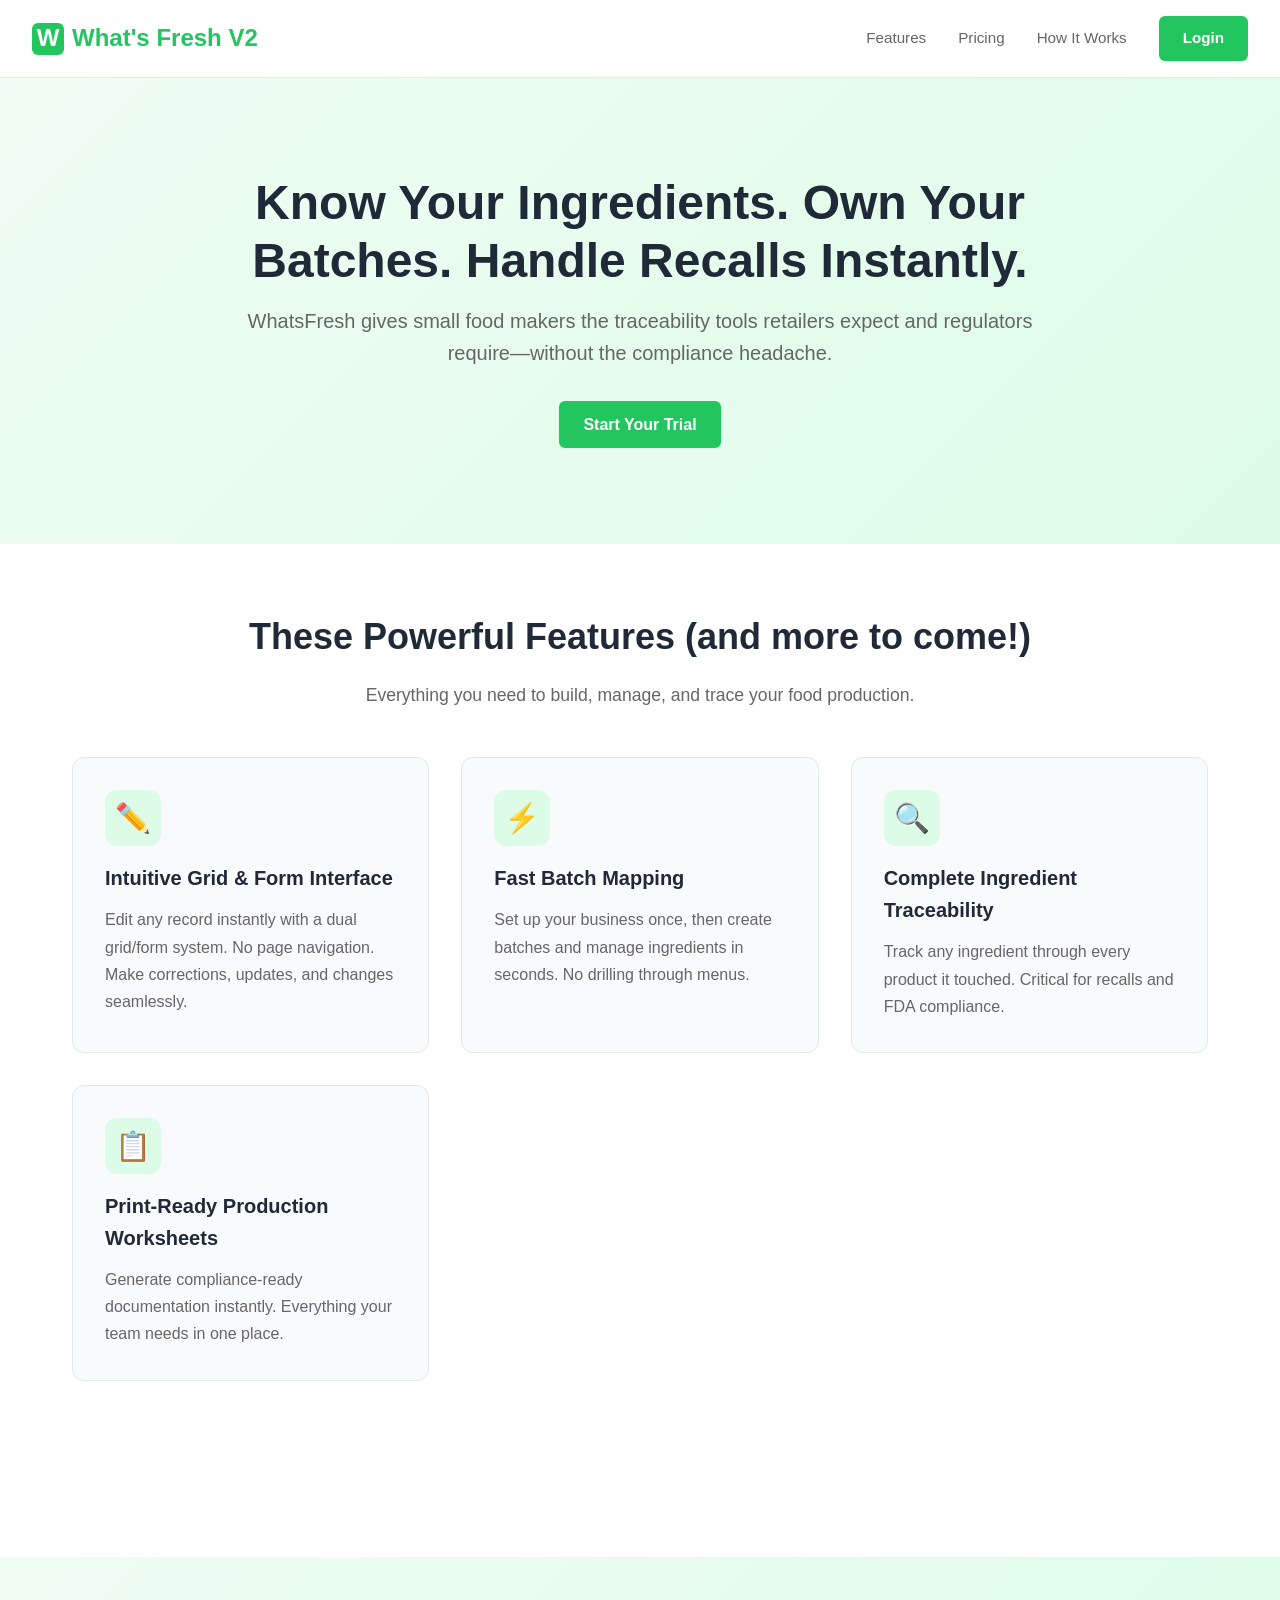
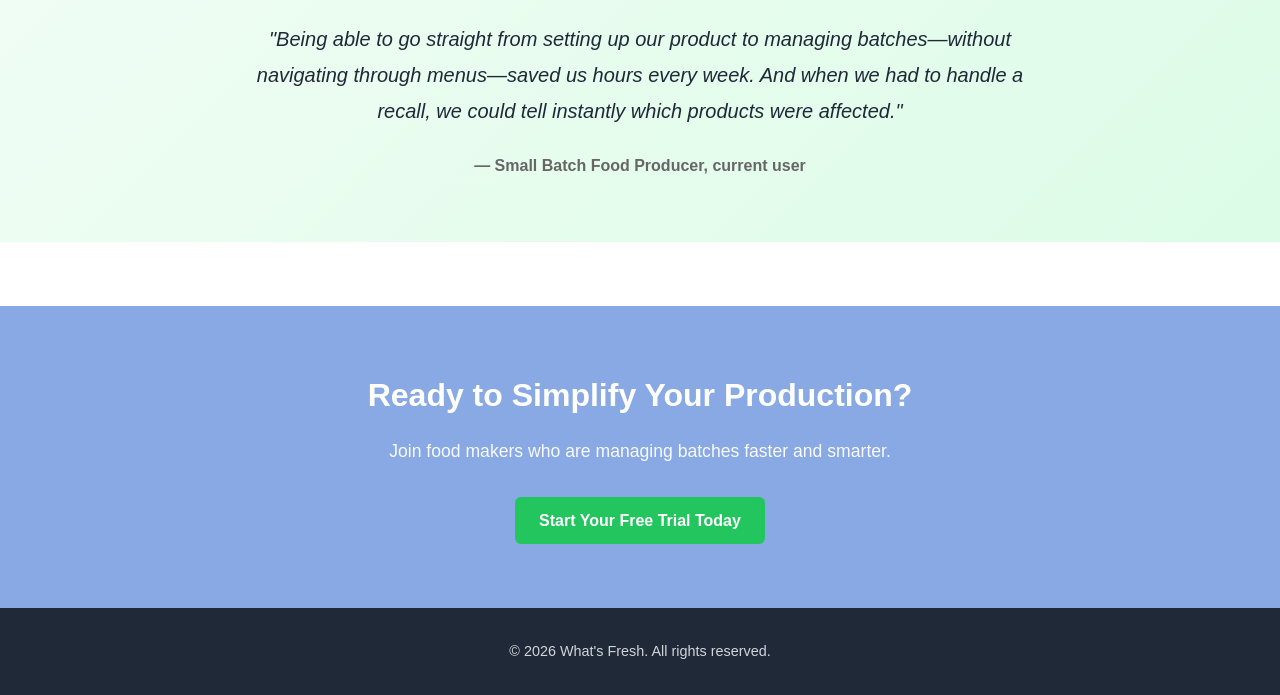
<file: pages/index.html>
<!DOCTYPE html>
<html lang="en">
<head>
    <meta charset="UTF-8">
    <meta name="viewport" content="width=device-width, initial-scale=1.0">
    <title>What's Fresh V2 - Food Traceability Made Simple</title>
    <link rel="stylesheet" href="../public/css/style.css">
</head>
<body>
    <!-- Header -->
    <header>
        <div class="logo">
            <div class="logo-icon">W</div>
            What's Fresh V2
        </div>
        <nav>
            <a href="#features">Features</a>
            <a href="#pricing">Pricing</a>
            <a href="#how-it-works">How It Works</a>
            <a href="http://localhost:3001/login" class="cta-button">Login</a>
        </nav>
    </header>

    <!-- Hero Section -->
    <section class="hero">
        <div class="hero-content">
            <h1>Know Your Ingredients. Own Your Batches. Handle Recalls Instantly.</h1>
            <p class="hero-subtitle">
                WhatsFresh gives small food makers the traceability tools retailers expect and regulators require—without the compliance headache.
            </p>
            <div class="hero-buttons">
                <a href="http://localhost:3001/register" class="cta-button">Start Your Trial</a>
            </div>
        </div>
    </section>

    <!-- Quick Features Overview -->
    <section class="features">
        <div class="features-header">
            <h2>These Powerful Features (and more to come!)</h2>
            <p>Everything you need to build, manage, and trace your food production.</p>
        </div>

        <div class="features-grid" id="features-grid">
            <!-- Dynamically populated by loadFeatures() -->
        </div>
    </section>

    <!-- Testimonial -->
    <section class="testimonial-section">
        <div class="testimonial">
            <p class="testimonial-quote">
                "Being able to go straight from setting up our product to managing batches—without navigating through menus—saved us hours every week. And when we had to handle a recall, we could tell instantly which products were affected."
            </p>
            <p class="testimonial-author">— Small Batch Food Producer, current user</p>
        </div>
    </section>

    <!-- CTA Section -->
    <section class="cta-section">
        <h2>Ready to Simplify Your Production?</h2>
        <p>Join food makers who are managing batches faster and smarter.</p>
        <div class="hero-buttons">
            <a href="http://localhost:3001/register" class="cta-button">Start Your Free Trial Today</a>
        </div>
    </section>

    <!-- Footer -->
    <footer>
        <p>&copy; 2026 What's Fresh. All rights reserved.</p>
    </footer>

    <script src="../public/js/features.js"></script>
</body>
</html>
</file>
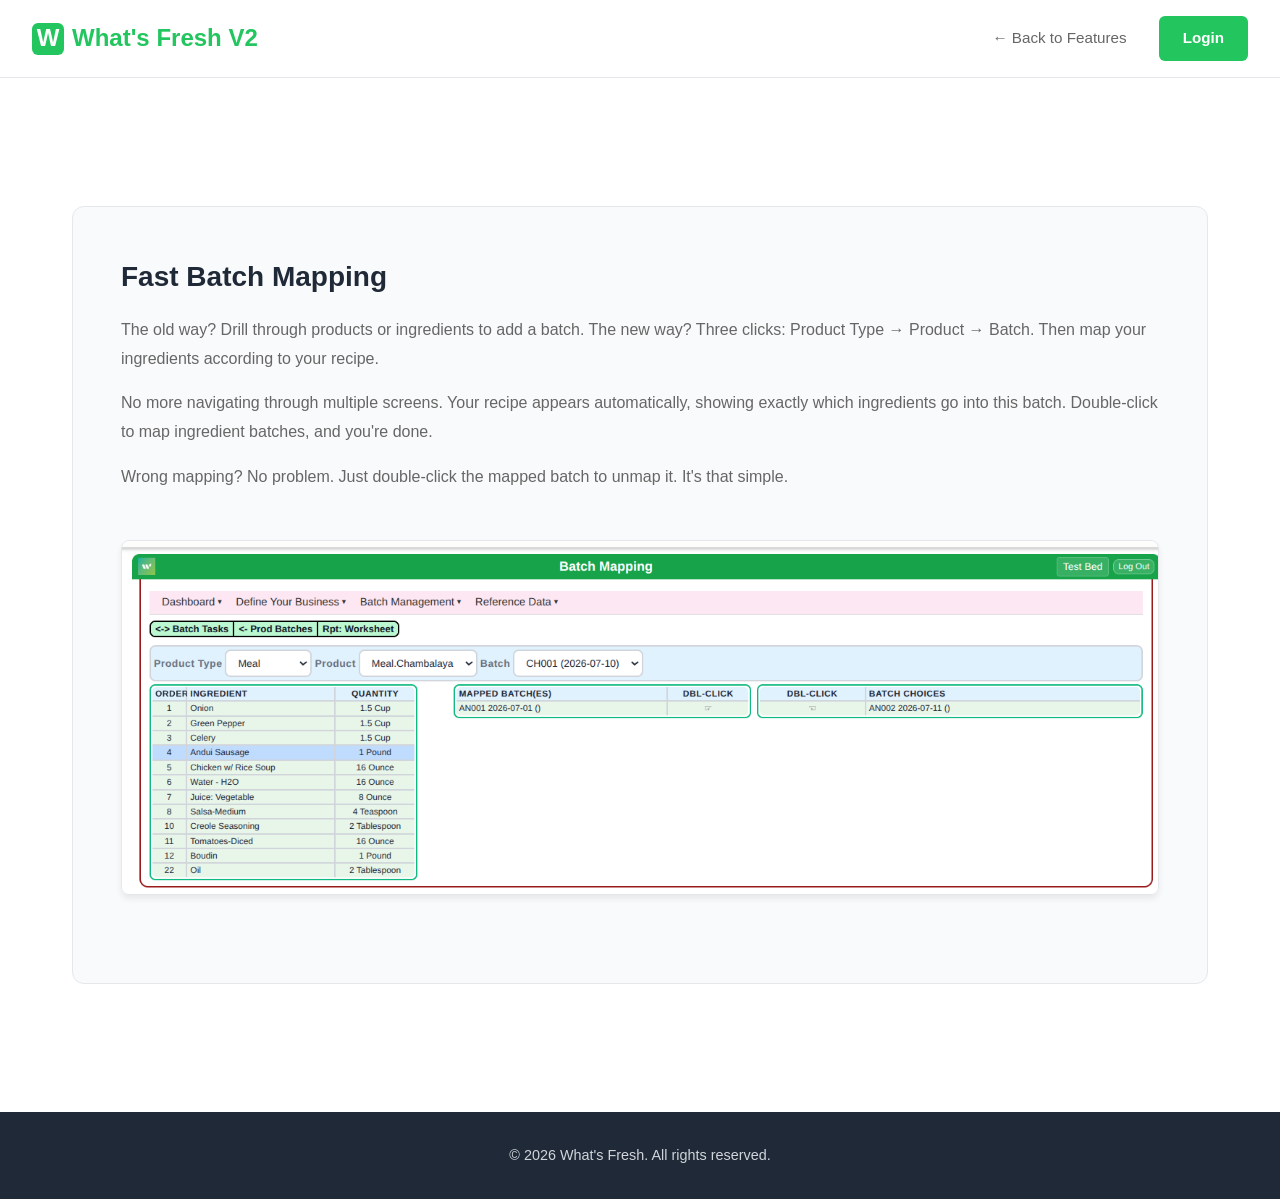
<file: pages/features/batch-mapping/index.html>
<!DOCTYPE html>
<html lang="en">
<head>
    <meta charset="UTF-8">
    <meta name="viewport" content="width=device-width, initial-scale=1.0">
    <title>Fast Batch Mapping - What's Fresh V2</title>
    <link rel="stylesheet" href="../../../public/css/style.css">
</head>
<body data-feature="batch-mapping">
    <!-- Header -->
    <header>
        <div class="logo">
            <div class="logo-icon">W</div>
            What's Fresh V2
        </div>
        <nav>
            <a href="../../index.html">← Back to Features</a>
            <a href="http://localhost:3001/login" class="cta-button">Login</a>
        </nav>
    </header>

    <!-- Feature Detail -->
    <section style="max-width: 1200px; margin: 0 auto; padding: 4rem 2rem;">
        <div id="feature-detail">
            <!-- Dynamically populated by loadFeatureDetail() -->
        </div>
    </section>

    <!-- Footer -->
    <footer>
        <p>&copy; 2026 What's Fresh. All rights reserved.</p>
    </footer>

    <script src="../../../public/js/features.js"></script>
</body>
</html>
</file>
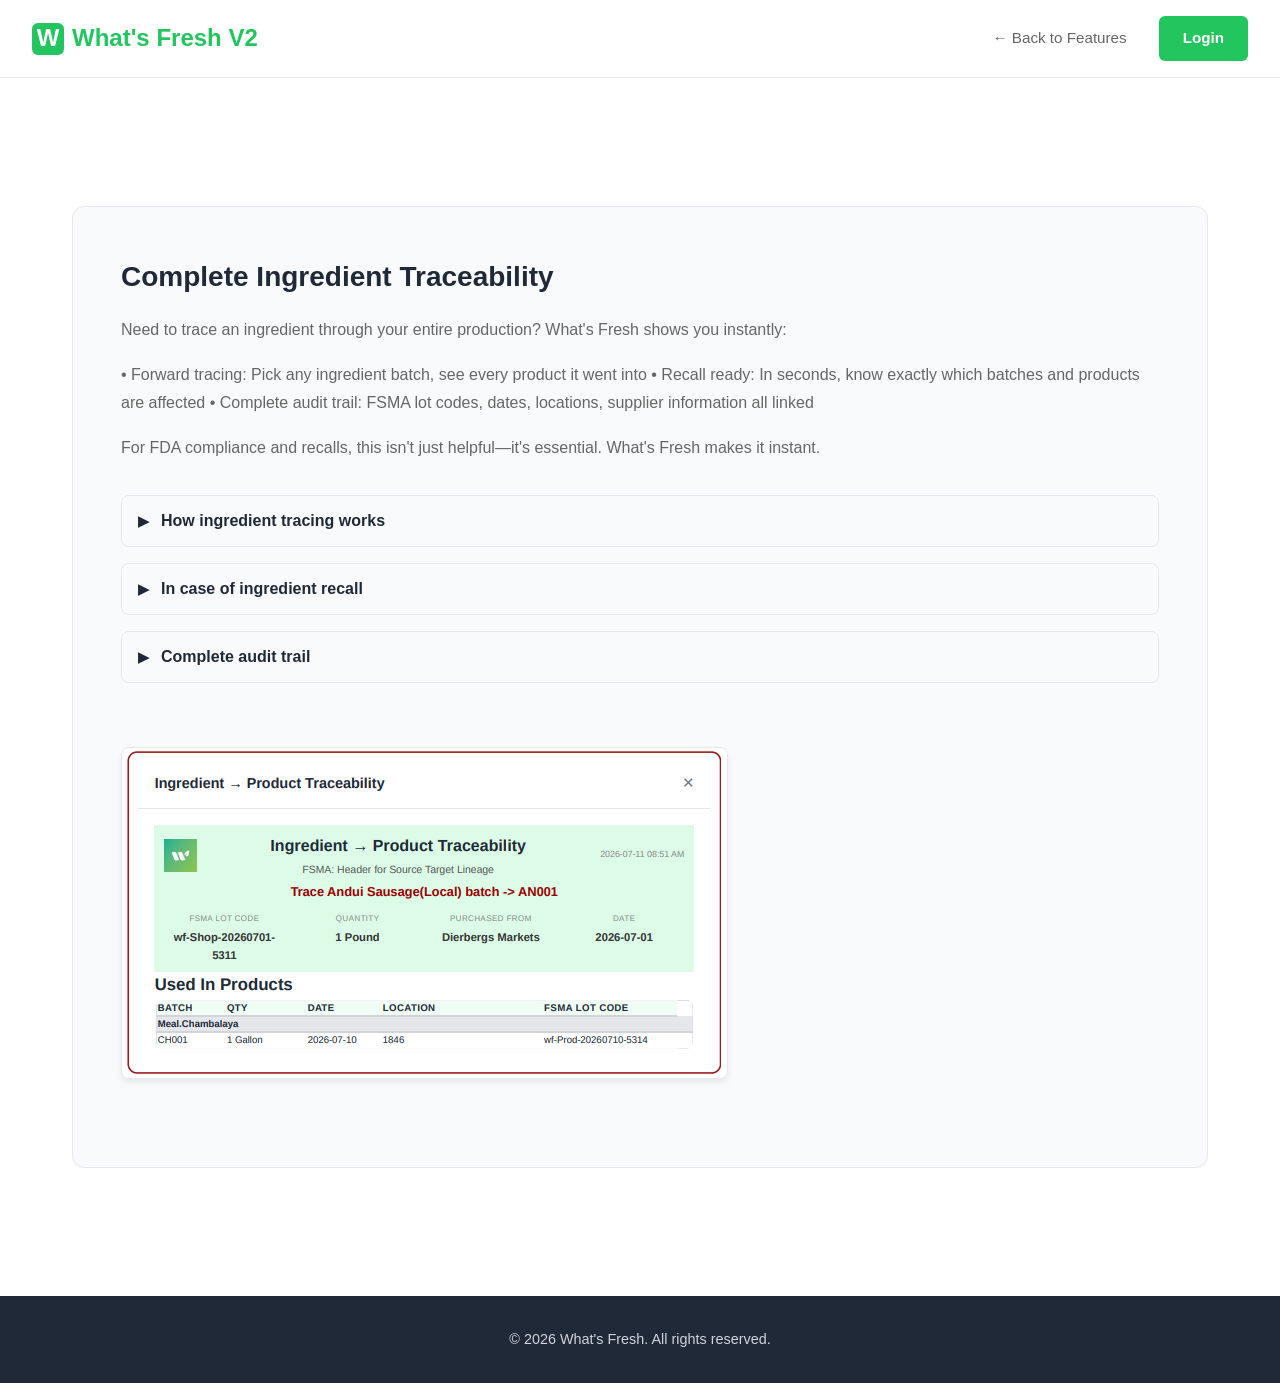
<file: pages/features/ingredient-traceability/index.html>
<!DOCTYPE html>
<html lang="en">
<head>
    <meta charset="UTF-8">
    <meta name="viewport" content="width=device-width, initial-scale=1.0">
    <title>Complete Ingredient Traceability - What's Fresh V2</title>
    <link rel="stylesheet" href="../../../public/css/style.css">
</head>
<body data-feature="ingredient-traceability">
    <!-- Header -->
    <header>
        <div class="logo">
            <div class="logo-icon">W</div>
            What's Fresh V2
        </div>
        <nav>
            <a href="../../index.html">← Back to Features</a>
            <a href="http://localhost:3001/login" class="cta-button">Login</a>
        </nav>
    </header>

    <!-- Feature Detail -->
    <section style="max-width: 1200px; margin: 0 auto; padding: 4rem 2rem;">
        <div id="feature-detail">
            <!-- Dynamically populated by loadFeatureDetail() -->
        </div>
    </section>

    <!-- Footer -->
    <footer>
        <p>&copy; 2026 What's Fresh. All rights reserved.</p>
    </footer>

    <script src="../../../public/js/features.js"></script>
</body>
</html>
</file>
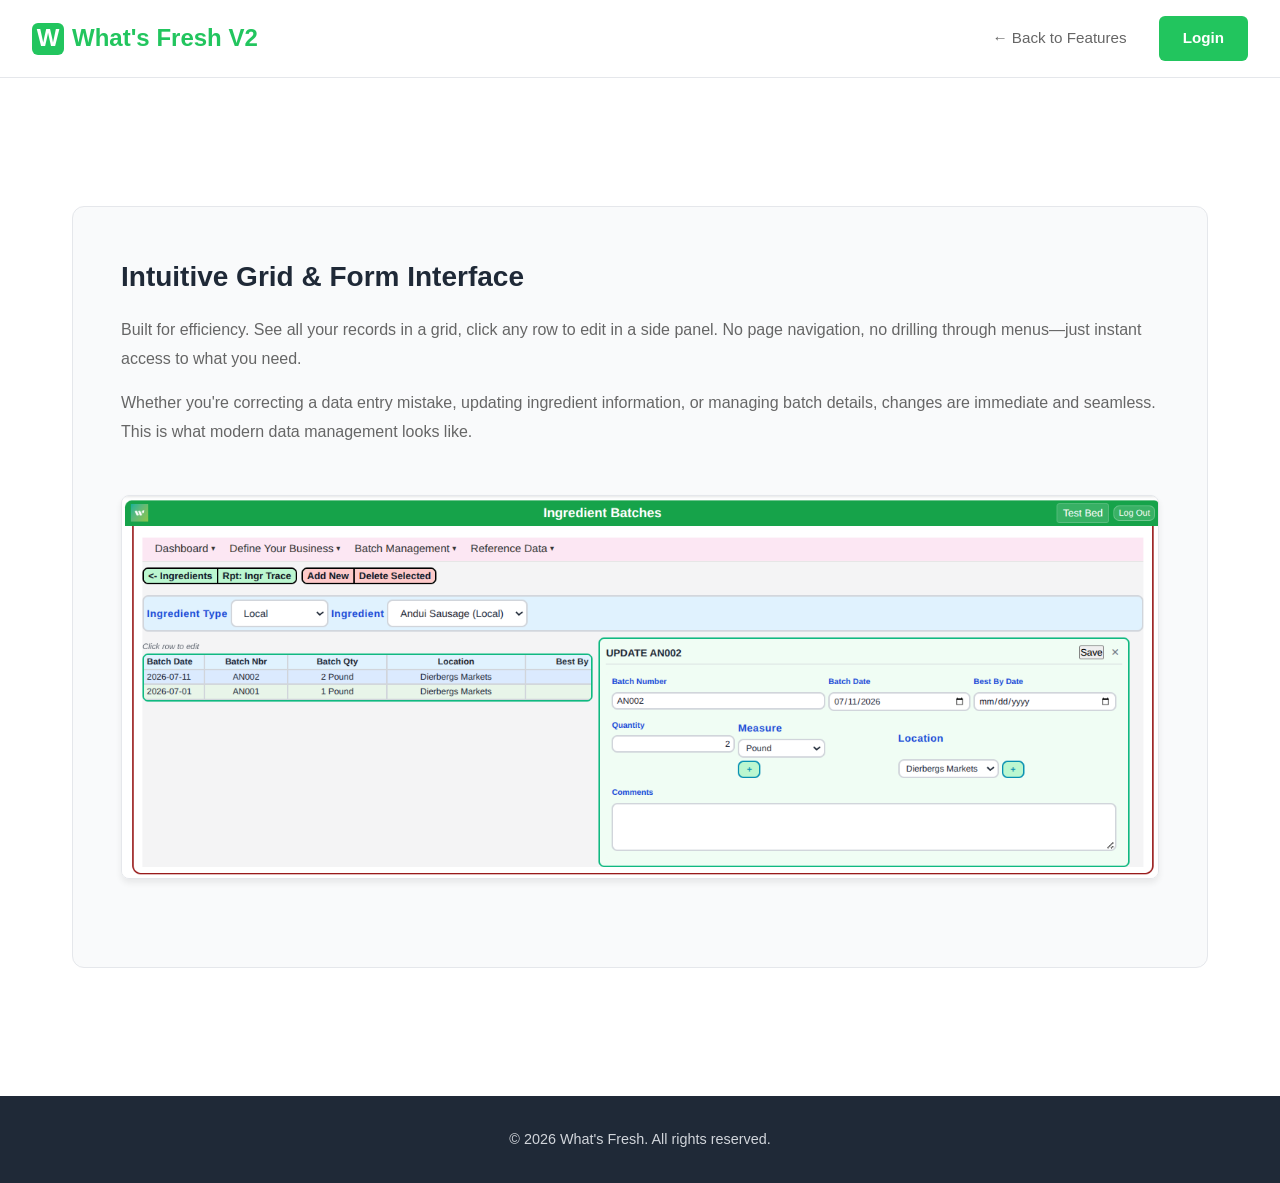
<file: pages/features/intuitive-interface/index.html>
<!DOCTYPE html>
<html lang="en">
<head>
    <meta charset="UTF-8">
    <meta name="viewport" content="width=device-width, initial-scale=1.0">
    <title>Intuitive Grid & Form Interface - What's Fresh V2</title>
    <link rel="stylesheet" href="../../../public/css/style.css">
</head>
<body data-feature="intuitive-interface">
    <!-- Header -->
    <header>
        <div class="logo">
            <div class="logo-icon">W</div>
            What's Fresh V2
        </div>
        <nav>
            <a href="../../index.html">← Back to Features</a>
            <a href="http://localhost:3001/login" class="cta-button">Login</a>
        </nav>
    </header>

    <!-- Feature Detail -->
    <section style="max-width: 1200px; margin: 0 auto; padding: 4rem 2rem;">
        <div id="feature-detail">
            <!-- Dynamically populated by loadFeatureDetail() -->
        </div>
    </section>

    <!-- Footer -->
    <footer>
        <p>&copy; 2026 What's Fresh. All rights reserved.</p>
    </footer>

    <script src="../../../public/js/features.js"></script>
</body>
</html>
</file>
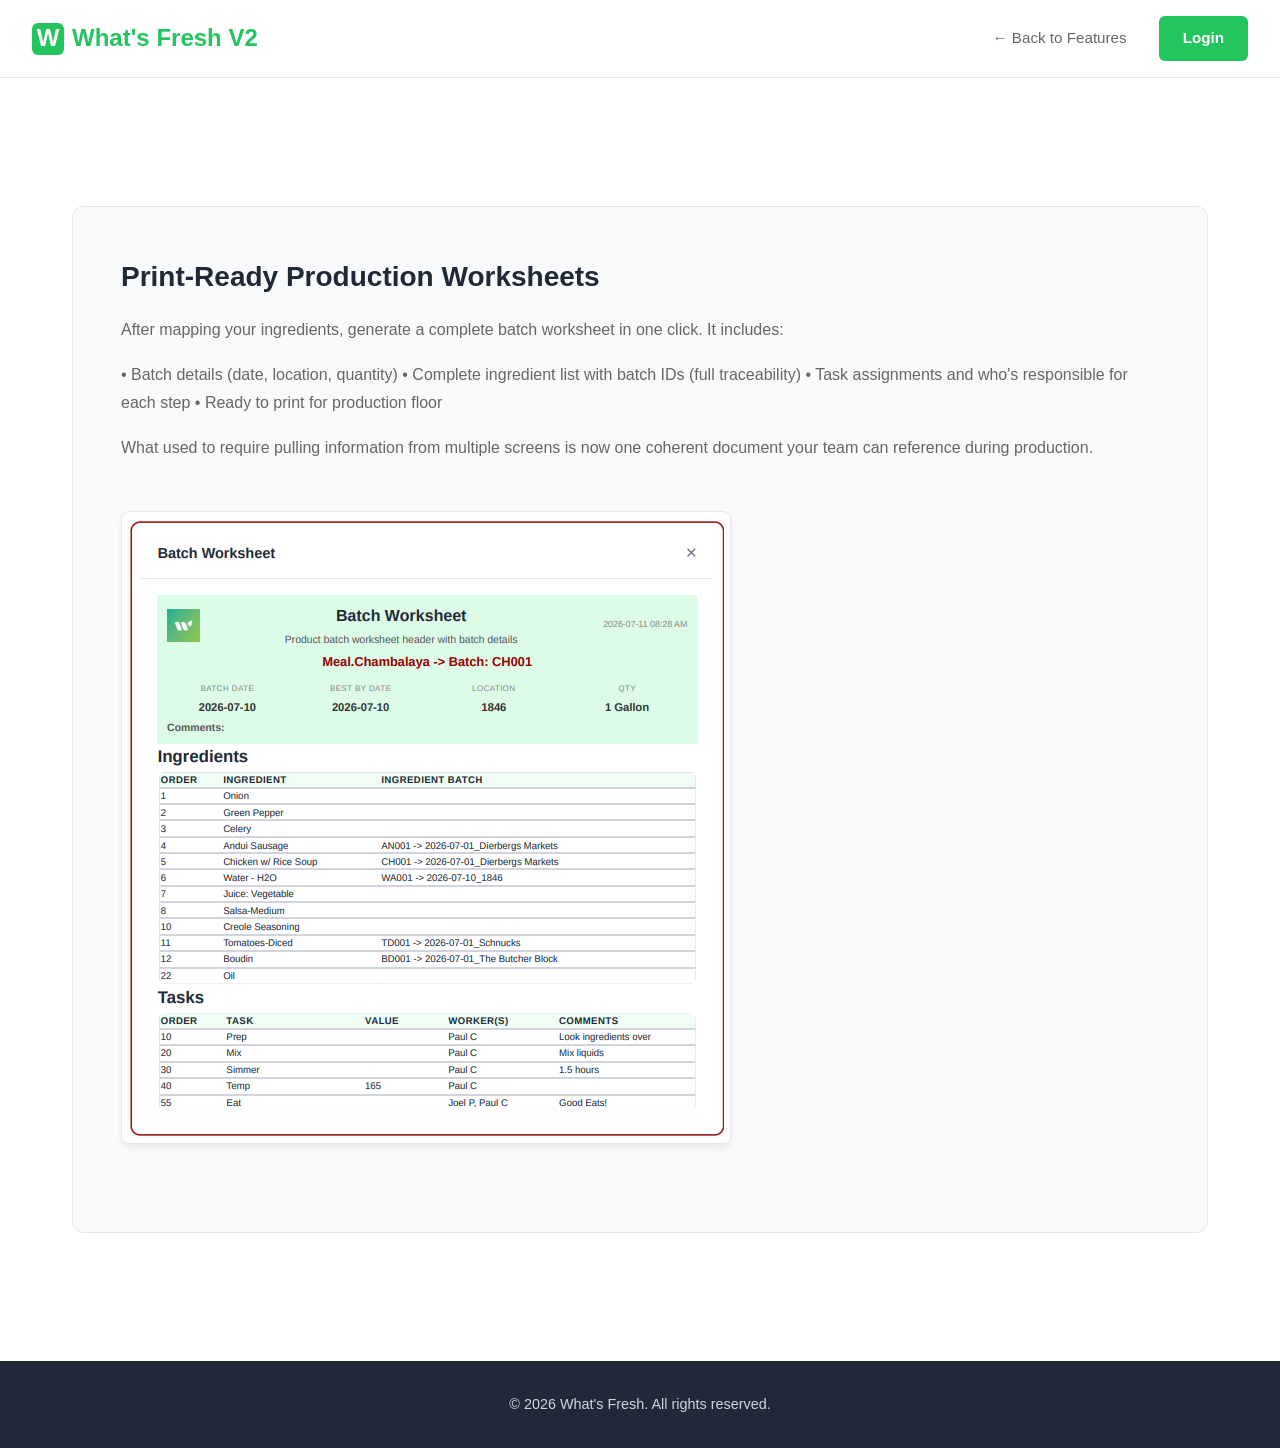
<file: pages/features/production-worksheets/index.html>
<!DOCTYPE html>
<html lang="en">
<head>
    <meta charset="UTF-8">
    <meta name="viewport" content="width=device-width, initial-scale=1.0">
    <title>Print-Ready Production Worksheets - What's Fresh V2</title>
    <link rel="stylesheet" href="../../../public/css/style.css">
</head>
<body data-feature="production-worksheets">
    <!-- Header -->
    <header>
        <div class="logo">
            <div class="logo-icon">W</div>
            What's Fresh V2
        </div>
        <nav>
            <a href="../../index.html">← Back to Features</a>
            <a href="http://localhost:3001/login" class="cta-button">Login</a>
        </nav>
    </header>

    <!-- Feature Detail -->
    <section style="max-width: 1200px; margin: 0 auto; padding: 4rem 2rem;">
        <div id="feature-detail">
            <!-- Dynamically populated by loadFeatureDetail() -->
        </div>
    </section>

    <!-- Footer -->
    <footer>
        <p>&copy; 2026 What's Fresh. All rights reserved.</p>
    </footer>

    <script src="../../../public/js/features.js"></script>
</body>
</html>
</file>
<file: public/css/style.css>
* {
    margin: 0;
    padding: 0;
    box-sizing: border-box;
}

body {
    font-family: -apple-system, BlinkMacSystemFont, 'Segoe UI', Roboto, Oxygen, Ubuntu, Cantarell, sans-serif;
    line-height: 1.6;
    color: #333;
    background-color: #fff;
}

/* Header */
header {
    background: #fff;
    border-bottom: 1px solid #e5e7eb;
    padding: 1rem 2rem;
    display: flex;
    justify-content: space-between;
    align-items: center;
    position: sticky;
    top: 0;
    z-index: 100;
}

.logo {
    font-size: 1.5rem;
    font-weight: 700;
    color: #22c55e;
    display: flex;
    align-items: center;
    gap: 0.5rem;
}

.logo-icon {
    width: 32px;
    height: 32px;
    background: #22c55e;
    border-radius: 6px;
    display: flex;
    align-items: center;
    justify-content: center;
    color: white;
    font-weight: 800;
}

nav {
    display: flex;
    gap: 2rem;
    align-items: center;
}

nav a {
    text-decoration: none;
    color: #666;
    font-size: 0.95rem;
    transition: color 0.2s;
}

nav a:hover {
    color: #22c55e;
}

.cta-button {
    background: #22c55e;
    color: white;
    padding: 0.65rem 1.5rem;
    border-radius: 6px;
    text-decoration: none;
    font-weight: 600;
    transition: background 0.2s;
    border: none;
    cursor: pointer;
}

.cta-button:hover {
    background: #16a34a;
}

/* Hero Section */
.hero {
    background: linear-gradient(135deg, #f0fdf4 0%, #dcfce7 100%);
    padding: 6rem 2rem;
    text-align: center;
}

.hero-content {
    max-width: 800px;
    margin: 0 auto;
}

.hero h1 {
    font-size: 3rem;
    line-height: 1.2;
    margin-bottom: 1rem;
    color: #1f2937;
}

.hero-subtitle {
    font-size: 1.25rem;
    color: #666;
    margin-bottom: 2rem;
    line-height: 1.6;
}

.hero-buttons {
    display: flex;
    gap: 1rem;
    justify-content: center;
    flex-wrap: wrap;
}

.button-primary {
    background: #22c55e;
    color: white;
    padding: 1rem 2rem;
    border-radius: 8px;
    text-decoration: none;
    font-weight: 600;
    font-size: 1rem;
    transition: background 0.2s;
    border: none;
    cursor: pointer;
}

.button-primary:hover {
    background: #16a34a;
}

.button-secondary {
    background: white;
    color: #22c55e;
    padding: 1rem 2rem;
    border-radius: 8px;
    text-decoration: none;
    font-weight: 600;
    font-size: 1rem;
    border: 2px solid #22c55e;
    transition: all 0.2s;
    cursor: pointer;
}

.button-secondary:hover {
    background: #f0fdf4;
}

/* Features Section */
.features {
    padding: 4rem 2rem;
    max-width: 1200px;
    margin: 0 auto;
}

.features-header {
    text-align: center;
    margin-bottom: 3rem;
}

.features-header h2 {
    font-size: 2.25rem;
    margin-bottom: 1rem;
    color: #1f2937;
}

.features-header p {
    font-size: 1.1rem;
    color: #666;
    max-width: 600px;
    margin: 0 auto;
}

.features-grid {
    display: grid;
    grid-template-columns: repeat(auto-fit, minmax(320px, 1fr));
    gap: 2rem;
    margin-bottom: 3rem;
}

.feature-card {
    background: #f9fafb;
    border-radius: 12px;
    padding: 2rem;
    transition: transform 0.2s, box-shadow 0.2s;
    border: 1px solid #e5e7eb;
    cursor: pointer;
}

.feature-card:hover {
    transform: translateY(-4px);
    box-shadow: 0 10px 25px rgba(0,0,0,0.08);
}

.feature-icon {
    width: 56px;
    height: 56px;
    background: #dcfce7;
    border-radius: 12px;
    display: flex;
    align-items: center;
    justify-content: center;
    font-size: 1.8rem;
    margin-bottom: 1rem;
}

.feature-card h3 {
    font-size: 1.25rem;
    margin-bottom: 0.75rem;
    color: #1f2937;
}

.feature-card p {
    color: #666;
    line-height: 1.7;
}

/* Feature Detail Sections */
.feature-detail {
    margin: 4rem 0;
    padding: 3rem;
    background: #f9fafb;
    border-radius: 12px;
    border: 1px solid #e5e7eb;
}

.feature-detail:nth-child(even) {
    background: white;
    border: 2px solid #dcfce7;
}

.feature-detail h3 {
    font-size: 1.75rem;
    margin-bottom: 1rem;
    color: #1f2937;
}

.feature-detail p {
    color: #666;
    line-height: 1.8;
    margin-bottom: 1rem;
}

.screenshot-placeholder {
    background: #e5e7eb;
    border: 2px dashed #9ca3af;
    border-radius: 8px;
    padding: 3rem;
    text-align: center;
    color: #6b7280;
    margin: 2rem 0;
    font-size: 0.95rem;
}

/* Testimonial Section */
.testimonial-section {
    background: linear-gradient(135deg, #f0fdf4 0%, #dcfce7 100%);
    padding: 4rem 2rem;
    margin: 4rem 0;
}

.testimonial {
    max-width: 800px;
    margin: 0 auto;
    text-align: center;
}

.testimonial-quote {
    font-size: 1.25rem;
    font-style: italic;
    color: #1f2937;
    margin-bottom: 1.5rem;
    line-height: 1.8;
}

.testimonial-author {
    color: #666;
    font-weight: 600;
}

/* CTA Section */
.cta-section {
    background: #88a9e3;
    color: white;
    padding: 4rem 2rem;
    text-align: center;
    margin: 4rem 0 0 0;
}

.cta-section h2 {
    font-size: 2rem;
    margin-bottom: 1rem;
}

.cta-section p {
    font-size: 1.1rem;
    margin-bottom: 2rem;
    opacity: 0.95;
}

.cta-section .button-primary {
    background: white;
    color: #22c55e;
    font-weight: 700;
}

.cta-section .button-primary:hover {
    background: #f0fdf4;
}

/* Footer */
footer {
    background: #1f2937;
    color: #d1d5db;
    padding: 2rem;
    text-align: center;
    font-size: 0.9rem;
}

/* Accordion */
.accordion-container {
    margin: 2rem 0;
}

.accordion-item {
    border: 1px solid #e5e7eb;
    border-radius: 8px;
    margin-bottom: 1rem;
    overflow: hidden;
}

.accordion-header {
    width: 100%;
    padding: 1rem;
    background: #f9fafb;
    border: none;
    text-align: left;
    font-size: 1rem;
    font-weight: 600;
    color: #1f2937;
    cursor: pointer;
    display: flex;
    align-items: center;
    gap: 0.75rem;
    transition: background 0.2s;
}

.accordion-header:hover {
    background: #f3f4f6;
}

.accordion-toggle {
    display: inline-flex;
    transition: transform 0.3s;
    font-size: 0.9rem;
}

.accordion-item.active .accordion-toggle {
    transform: rotate(90deg);
}

.accordion-content {
    display: none;
    background: white;
}

.accordion-item.active .accordion-content {
    display: block;
    padding: 1.5rem;
    border-top: 1px solid #e5e7eb;
}

.flow-diagram {
    display: flex;
    align-items: center;
    gap: 0.5rem;
    margin: 1.5rem 0;
    flex-wrap: wrap;
    justify-content: center;
}

.flow-step {
    background: #dcfce7;
    border: 2px solid #22c55e;
    border-radius: 6px;
    padding: 0.75rem 1.5rem;
    font-weight: 600;
    color: #166534;
    text-align: center;
    min-width: 140px;
}

.flow-arrow {
    color: #888;
    font-weight: bold;
    font-size: 1.5rem;
}

/* Responsive */
@media (max-width: 768px) {
    .hero h1 {
        font-size: 2rem;
    }

    .hero-subtitle {
        font-size: 1rem;
    }

    nav {
        display: none;
    }

    .feature-detail {
        padding: 1.5rem;
    }
}

@media (prefers-color-scheme: dark) {
    body {
        background-color: #111827;
        color: #f3f4f6;
    }

    header {
        background: #1f2937;
        border-bottom-color: #374151;
    }

    .hero {
        background: linear-gradient(135deg, #064e3b 0%, #047857 100%);
    }

    .hero h1,
    .features-header h2,
    .feature-detail h3,
    .testimonial-quote {
        color: #f3f4f6;
    }

    .hero-subtitle,
    .features-header p,
    .feature-card p,
    .feature-detail p {
        color: #d1d5db;
    }

    .feature-card {
        background: #374151;
        border-color: #4b5563;
    }

    .feature-detail {
        background: #374151;
        border-color: #4b5563;
    }

    .feature-detail:nth-child(even) {
        background: #1f2937;
        border-color: #16a34a;
    }

    .screenshot-placeholder {
        background: #4b5563;
        border-color: #6b7280;
        color: #9ca3af;
    }

    nav a {
        color: #d1d5db;
    }

    nav a:hover {
        color: #22c55e;
    }

    .testimonial-section {
        background: linear-gradient(135deg, #064e3b 0%, #047857 100%);
    }

    footer {
        background: #111827;
    }

    .accordion-header {
        background: #374151;
        color: #f3f4f6;
    }

    .accordion-header:hover {
        background: #4b5563;
    }

    .accordion-item {
        border-color: #4b5563;
    }

    .accordion-item.active .accordion-content {
        background: #1f2937;
        border-top-color: #4b5563;
    }

    .flow-step {
        background: #064e3b;
        border-color: #22c55e;
        color: #dcfce7;
    }

    .flow-arrow {
        color: #9ca3af;
    }
}
</file>
